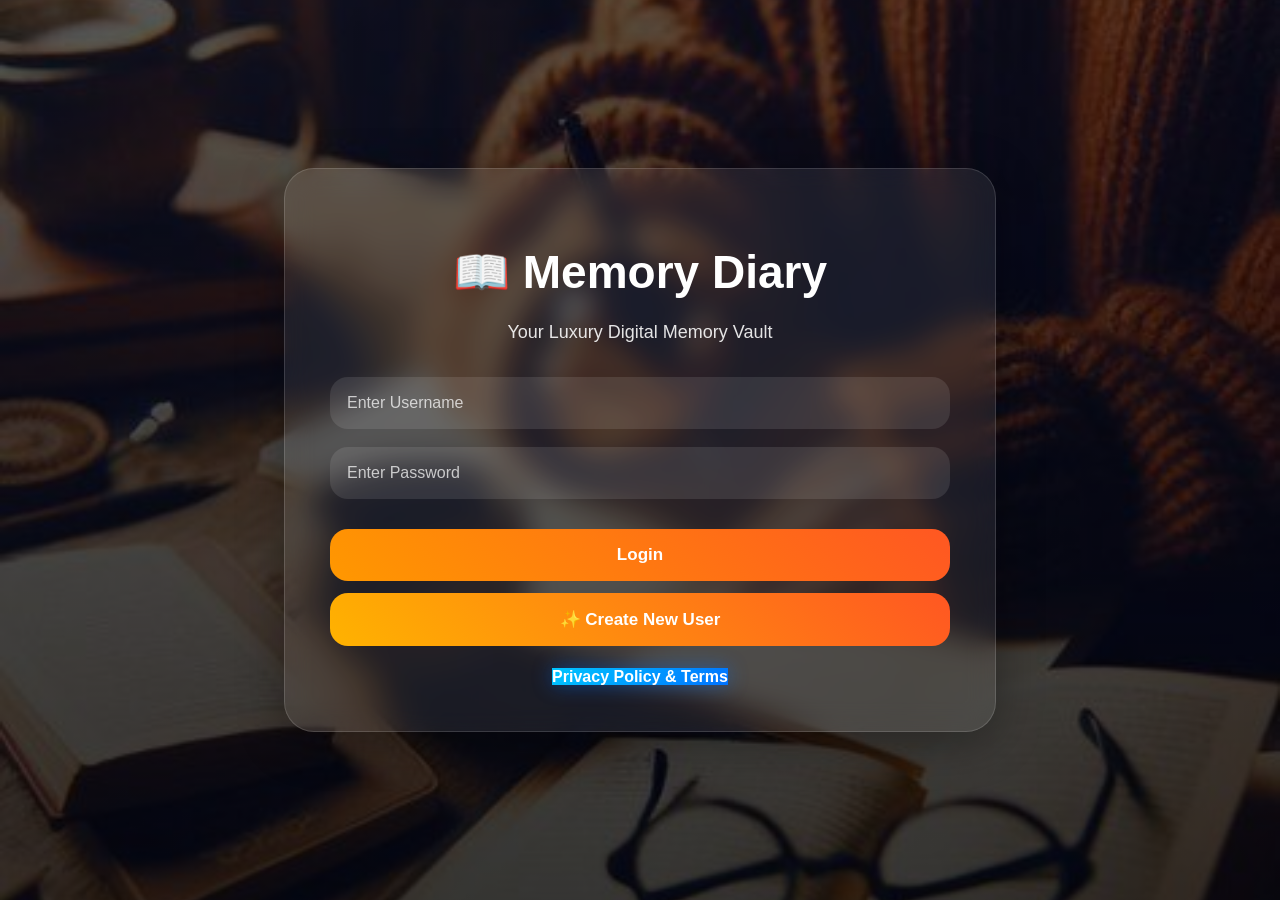
<file: index.html>
<!DOCTYPE html>
<html lang="en">

<head>

    <meta charset="UTF-8">

    <meta name="viewport" content="width=device-width, initial-scale=1.0">

    <title>Memory Diary</title>

    <link rel="stylesheet" href="style.css">

</head>

<body>

    <!-- LOGIN PAGE -->

    <div class="login-page">

        <div class="login-box">

            <h1>
                📖 Memory Diary
            </h1>

            <p class="subtitle">
                Your Luxury Digital Memory Vault
            </p>

            <input
                type="text"
                id="loginUsername"
                placeholder="Enter Username"
            >

            <input
                type="password"
                id="loginPassword"
                placeholder="Enter Password"
            >

            <button onclick="login()">
                Login
            </button>

            <button
                class="create-btn"
                onclick="window.location.href='signup.html'"
            >
                ✨ Create New User
            </button>

            <div class="login-link">

                <a href="privacy.html" class="privacyBtn">
                    Privacy Policy & Terms
                </a>

            </div>

        </div>

    </div>

    <script src="script.js"></script>

</body>

</html>
</file>
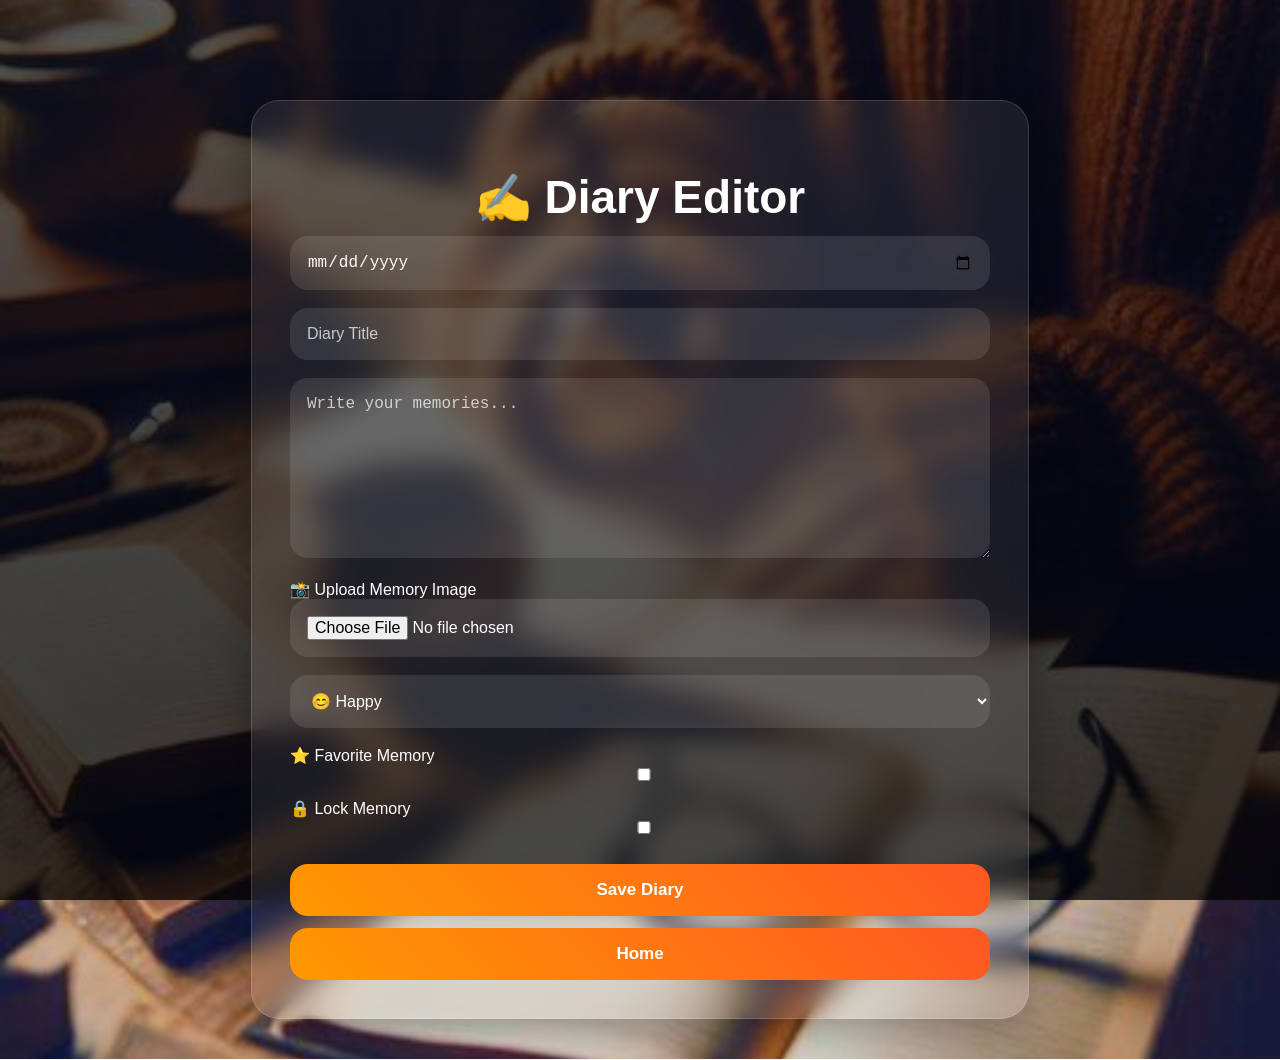
<file: editor.html>
<!DOCTYPE html>
<html>

<head>

    <title>Diary Editor</title>

    <link rel="stylesheet" href="style.css">

    <meta charset="UTF-8">

    <meta name="viewport" content="width=device-width, initial-scale=1.0">

</head>

<body onload="loadTodayDiary()">

<div class="overlay">

<div class="container">

    <h1>
        ✍ Diary Editor
    </h1>





    <input
        type="date"
        id="diaryDate"
    >





    <input
        type="text"
        id="diaryTitle"
        placeholder="Diary Title"
    >





    <textarea
        id="diaryContent"
        placeholder="Write your memories..."
    ></textarea>





    <label class="uploadLabel">

        📸 Upload Memory Image

    </label>





    <input
        type="file"
        id="memoryImage"
        accept="image/*"
    >





    <select id="diaryMood">

        <option>
            😊 Happy
        </option>

        <option>
            😢 Sad
        </option>

        <option>
            😍 Excited
        </option>

        <option>
            😌 Calm
        </option>

        <option>
            😡 Angry
        </option>

    </select>





    <div class="checkRow">

        <label>
            ⭐ Favorite Memory
        </label>

        <input
            type="checkbox"
            id="favoriteCheck"
        >

    </div>





    <div class="checkRow">

        <label>
            🔒 Lock Memory
        </label>

        <input
            type="checkbox"
            id="lockedCheck"
        >

    </div>





    <button onclick="saveDiary()">

        Save Diary

    </button>





    <button onclick="location.href='home.html'">

        Home

    </button>

</div>

</div>

<script src="script.js"></script>

</body>

</html>
</file>
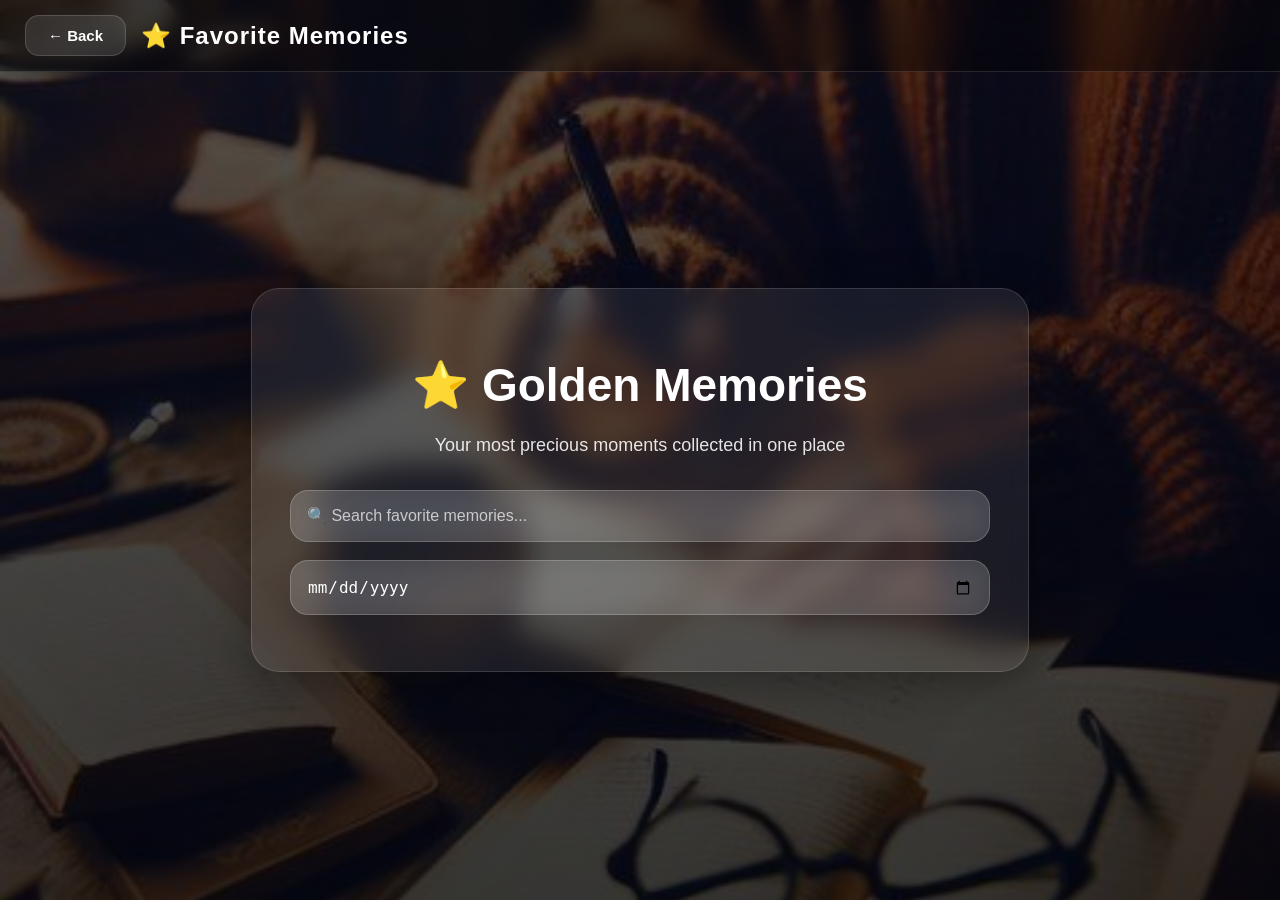
<file: favorites.html>
<!DOCTYPE html>
<html>

<head>

    <title>Favorite Memories</title>

    <link rel="stylesheet" href="style.css">

</head>

<body onload="loadFavorites()">

    <!-- TOP NAVBAR -->

    <div class="navbar">

        <div class="nav-left">

            <button
                class="backBtn"
                onclick="location.href='home.html'">

                ← Back

            </button>

            <div class="logo">
                ⭐ Favorite Memories
            </div>

        </div>

    </div>

    <div class="overlay">

        <div class="container">

            <h1>
                ⭐ Golden Memories
            </h1>

            <p class="subtitle">
                Your most precious moments collected in one place
            </p>

            <!-- SEARCH -->

            <input
                type="text"
                id="favoriteSearch"
                class="searchBox"
                placeholder="🔍 Search favorite memories..."
                onkeyup="searchFavorites()"
            >

            <!-- DATE FILTER -->

            <input
                type="date"
                id="favoriteDateSearch"
                class="searchBox"
                onchange="searchFavoriteDate()"
            >

            <!-- FAVORITES LIST -->

            <div id="favoritesContainer">

            </div>

        </div>

    </div>

    <script src="script.js"></script>

</body>

</html>
</file>
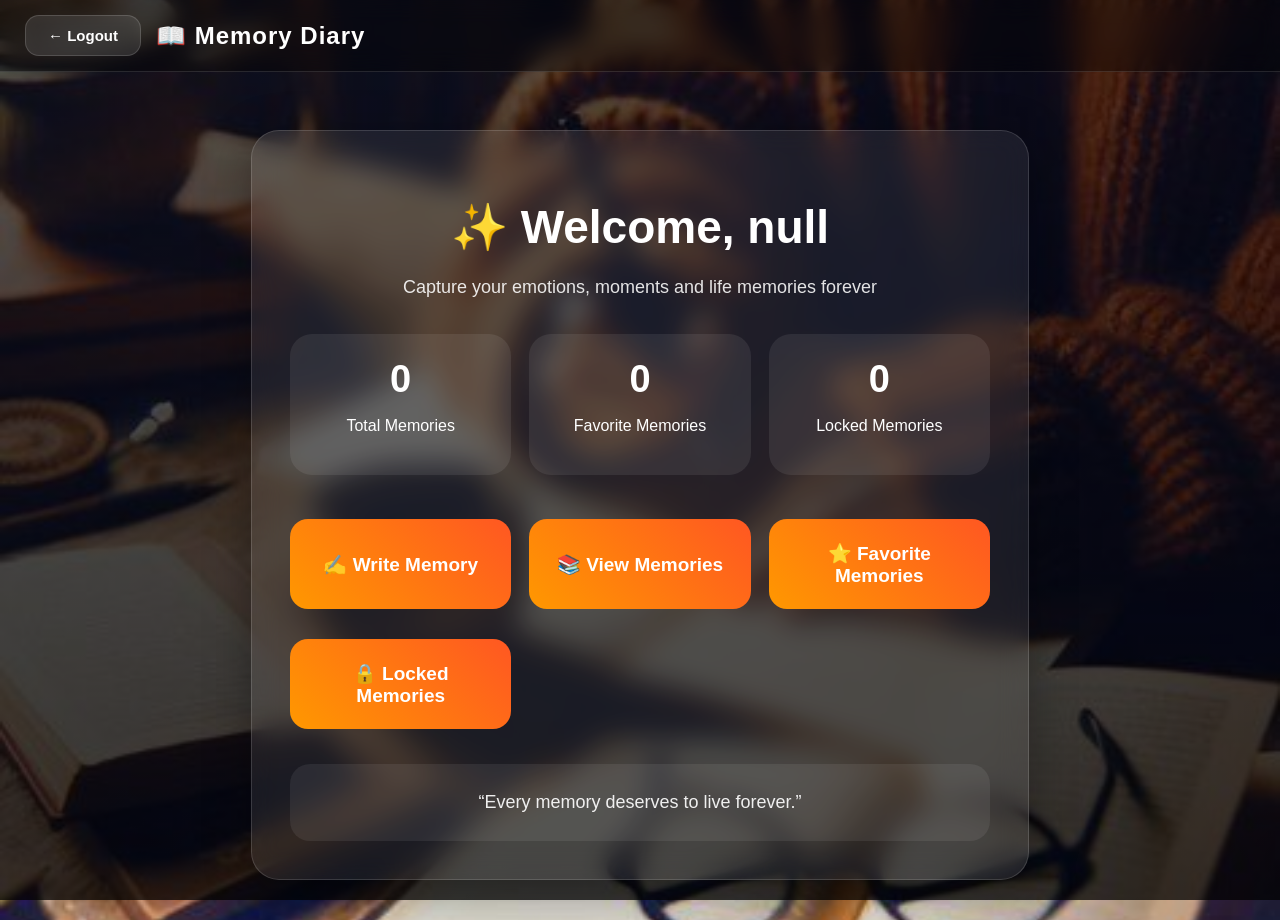
<file: home.html>
<!DOCTYPE html>
<html>

<head>

    <title>Memory Diary Dashboard</title>

    <link rel="stylesheet" href="style.css">

</head>

<body onload="loadHome()">

    <!-- TOP NAVBAR -->

    <div class="navbar">

        <div class="nav-left">

            <button
                class="backBtn"
                onclick="logout()">

                ← Logout

            </button>

            <div class="logo">
                📖 Memory Diary
            </div>

        </div>

    </div>

    <div class="overlay">

        <div class="container home-container">

            <h1 id="welcomeText">
                ✨ Welcome
            </h1>

            <p class="subtitle">
                Capture your emotions, moments and life memories forever
            </p>

            <!-- STATS -->

            <div class="statsGrid">

                <div class="statCard">

                    <h2 id="totalMemories">
                        0
                    </h2>

                    <p>
                        Total Memories
                    </p>

                </div>

                <div class="statCard">

                    <h2 id="favoriteCount">
                        0
                    </h2>

                    <p>
                        Favorite Memories
                    </p>

                </div>

                <div class="statCard">

                    <h2 id="lockedCount">
                        0
                    </h2>

                    <p>
                        Locked Memories
                    </p>

                </div>

            </div>

            <!-- MAIN BUTTONS -->

            <div class="homeButtons">

                <button
                    class="mainButton"
                    onclick="location.href='write.html'">

                    ✍️ Write Memory
                </button>

                <button
                    class="mainButton"
                    onclick="location.href='memories.html'">

                    📚 View Memories
                </button>

                <button
                    class="mainButton"
                    onclick="location.href='favorites.html'">

                    ⭐ Favorite Memories
                </button>

                <button
                    class="mainButton"
                    onclick="location.href='locked.html'">

                    🔒 Locked Memories
                </button>

            </div>

            <!-- QUOTE -->

            <div class="quoteBox">

                “Every memory deserves to live forever.”

            </div>

        </div>

    </div>

    <script src="script.js"></script>

</body>

</html>
</file>
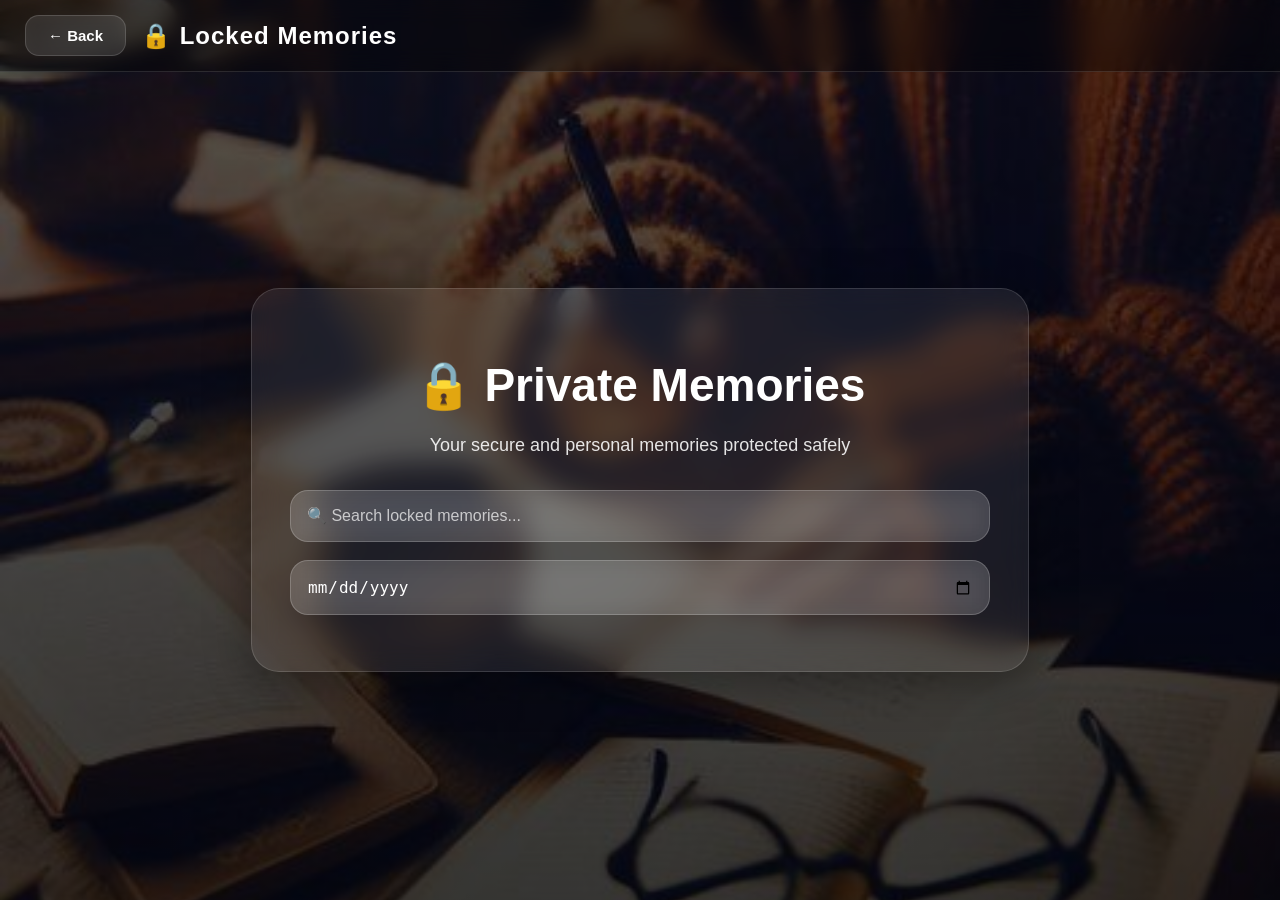
<file: locked.html>
<!DOCTYPE html>
<html>

<head>

    <title>Locked Memories</title>

    <link rel="stylesheet" href="style.css">

</head>

<body onload="loadLockedMemories()">

    <!-- TOP NAVBAR -->

    <div class="navbar">

        <div class="nav-left">

            <button
                class="backBtn"
                onclick="location.href='home.html'">

                ← Back

            </button>

            <div class="logo">
                🔒 Locked Memories
            </div>

        </div>

    </div>

    <div class="overlay">

        <div class="container">

            <h1>
                🔒 Private Memories
            </h1>

            <p class="subtitle">
                Your secure and personal memories protected safely
            </p>

            <!-- SEARCH -->

            <input
                type="text"
                id="lockedSearch"
                class="searchBox"
                placeholder="🔍 Search locked memories..."
                onkeyup="searchLockedMemories()"
            >

            <!-- DATE FILTER -->

            <input
                type="date"
                id="lockedDateSearch"
                class="searchBox"
                onchange="searchLockedDate()"
            >

            <!-- LOCKED MEMORY LIST -->

            <div id="lockedContainer">

            </div>

        </div>

    </div>

    <script src="script.js"></script>

</body>

</html>
</file>
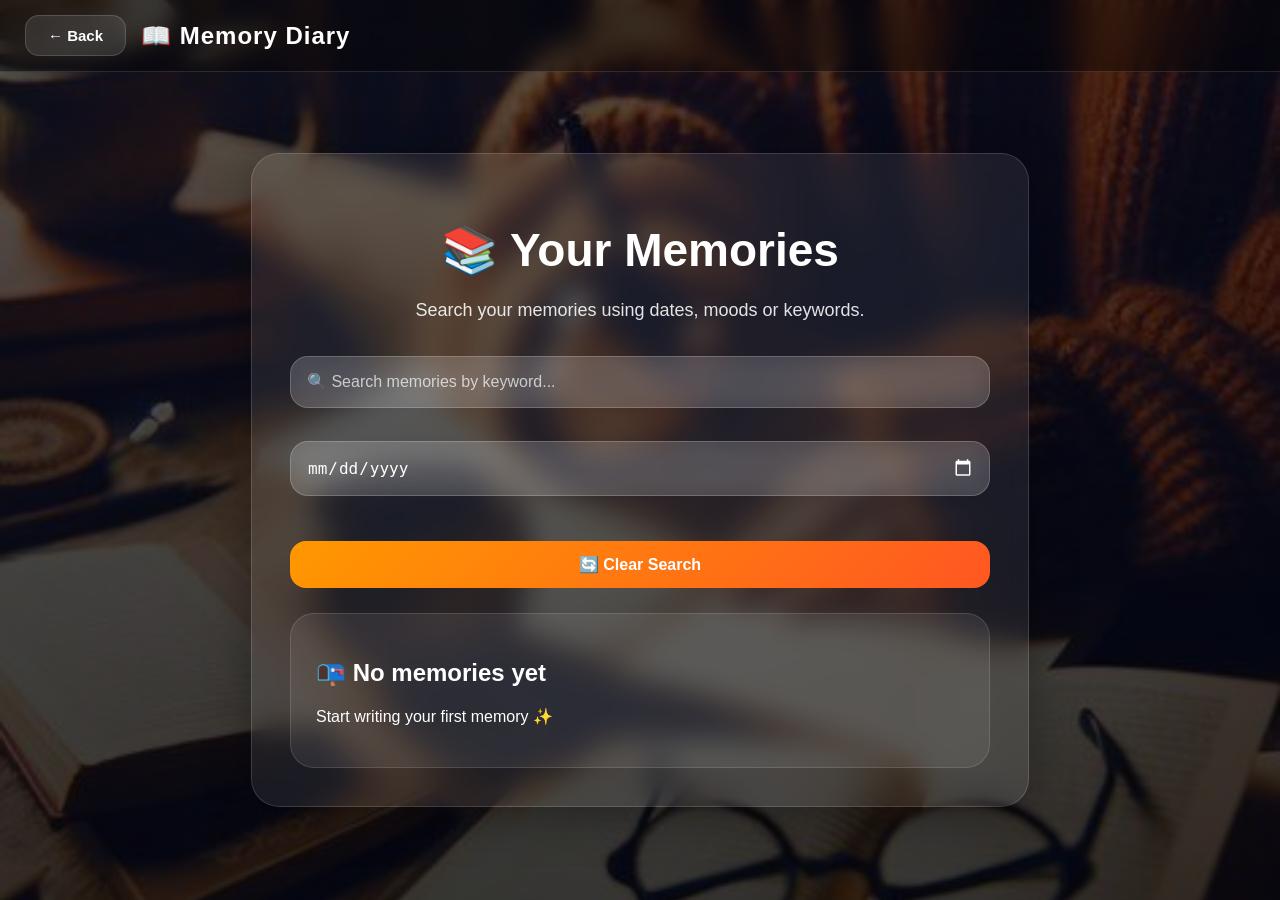
<file: memories.html>
<!DOCTYPE html>
<html lang="en">

<head>

    <meta charset="UTF-8">

    <meta name="viewport"
          content="width=device-width, initial-scale=1.0">

    <title>View Memories</title>

    <link rel="stylesheet" href="style.css">

</head>

<body onload="loadMemories()">

    <!-- NAVBAR -->

    <div class="navbar">

        <div class="nav-left">

            <button
                class="backBtn"
                onclick="window.location.href='home.html'">

                ← Back

            </button>

            <div class="logo">

                📖 Memory Diary

            </div>

        </div>

    </div>


    <!-- MAIN -->

    <div class="overlay">

        <div class="container">

            <h1>
                📚 Your Memories
            </h1>

            <p class="subtitle">

                Search your memories using
                dates, moods or keywords.

            </p>


            <!-- SEARCH SECTION -->

            <div class="searchSection">

                <!-- KEYWORD SEARCH -->

                <input
                    type="text"
                    id="searchInput"
                    class="searchBox"
                    placeholder="🔍 Search memories by keyword..."
                    onkeyup="searchMemories()"
                >


                <!-- DATE SEARCH -->

                <div class="dateSearchWrapper">

                    <input
                        type="date"
                        id="dateSearch"
                        class="searchBox dateInput"
                        onchange="searchByDate()"
                    >

                </div>


                <!-- CLEAR SEARCH -->

                <button
                    class="clearBtn"
                    onclick="clearSearch()"
                >

                    🔄 Clear Search

                </button>

            </div>


            <!-- NO RESULTS -->

            <div id="noResults"></div>


            <!-- MEMORY CONTAINER -->

            <div id="memoryContainer"></div>

        </div>

    </div>

<script src="script.js"></script>

</body>

</html>
</file>
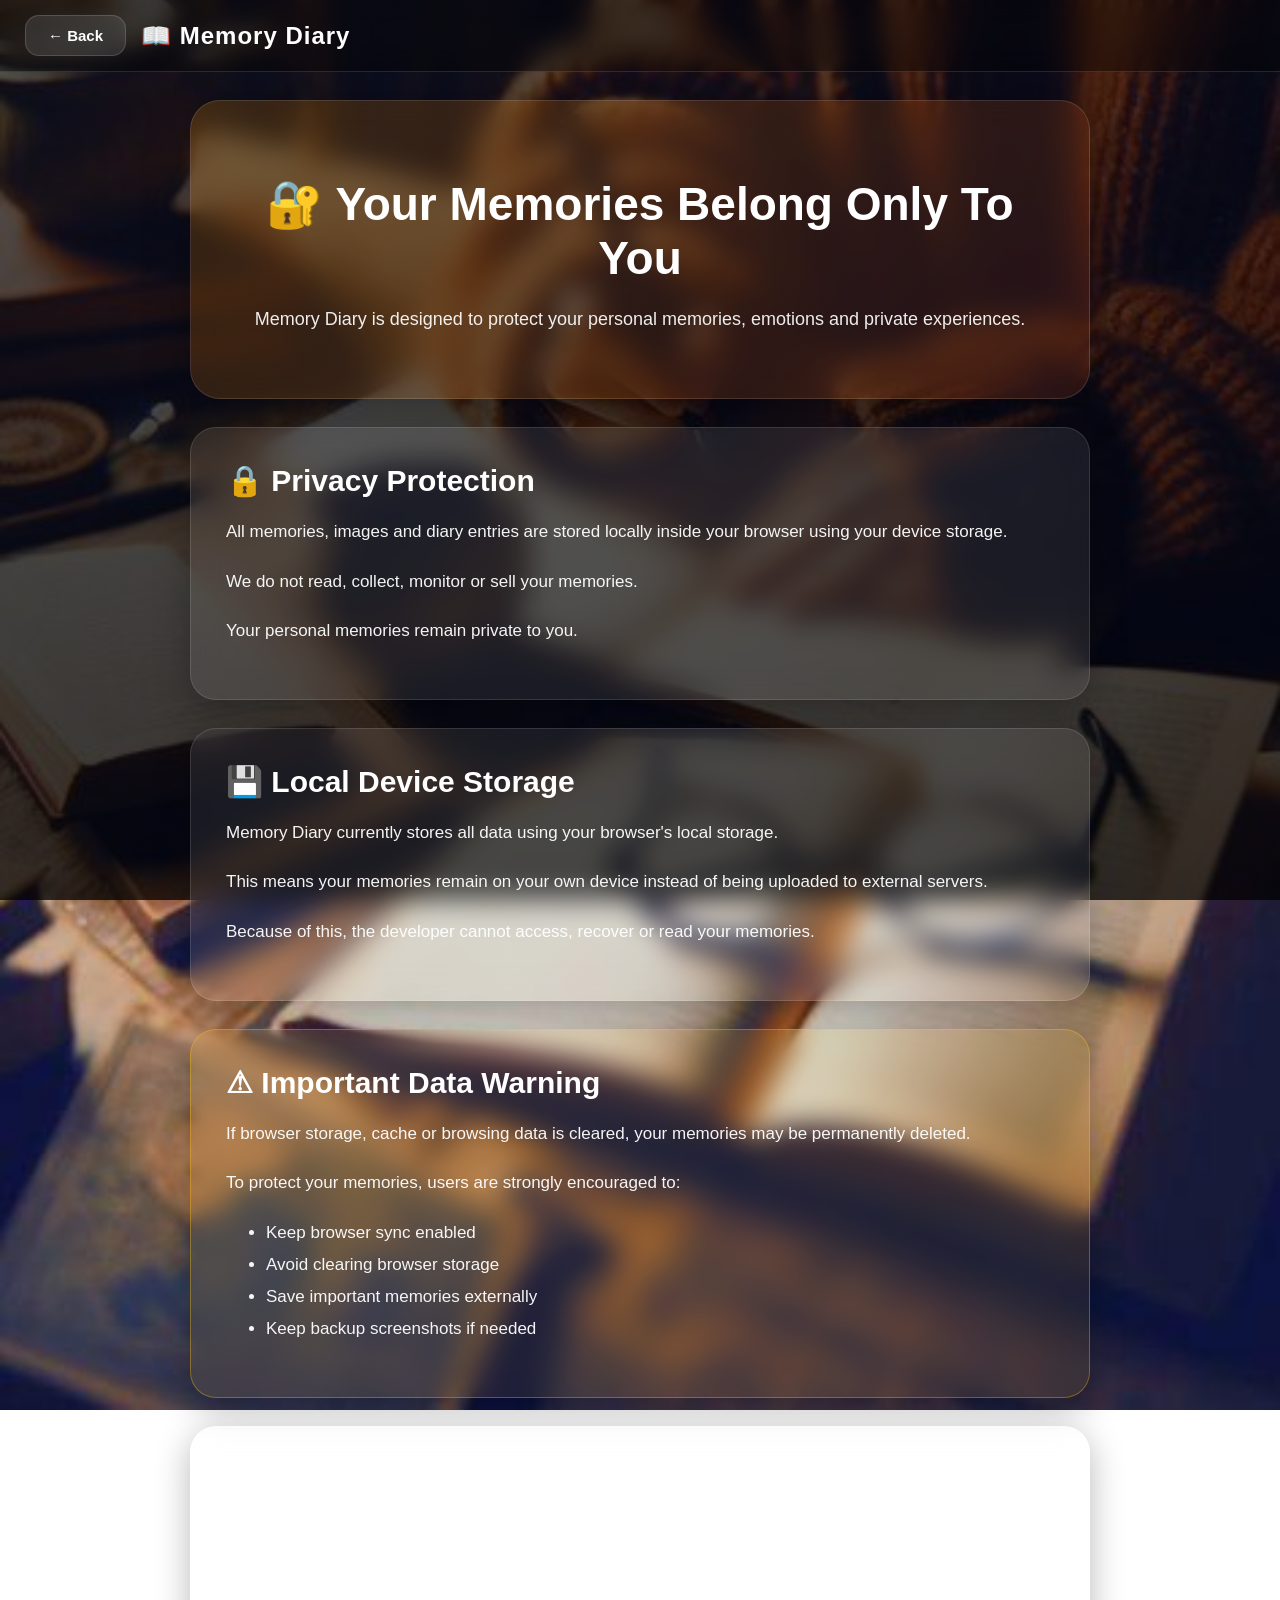
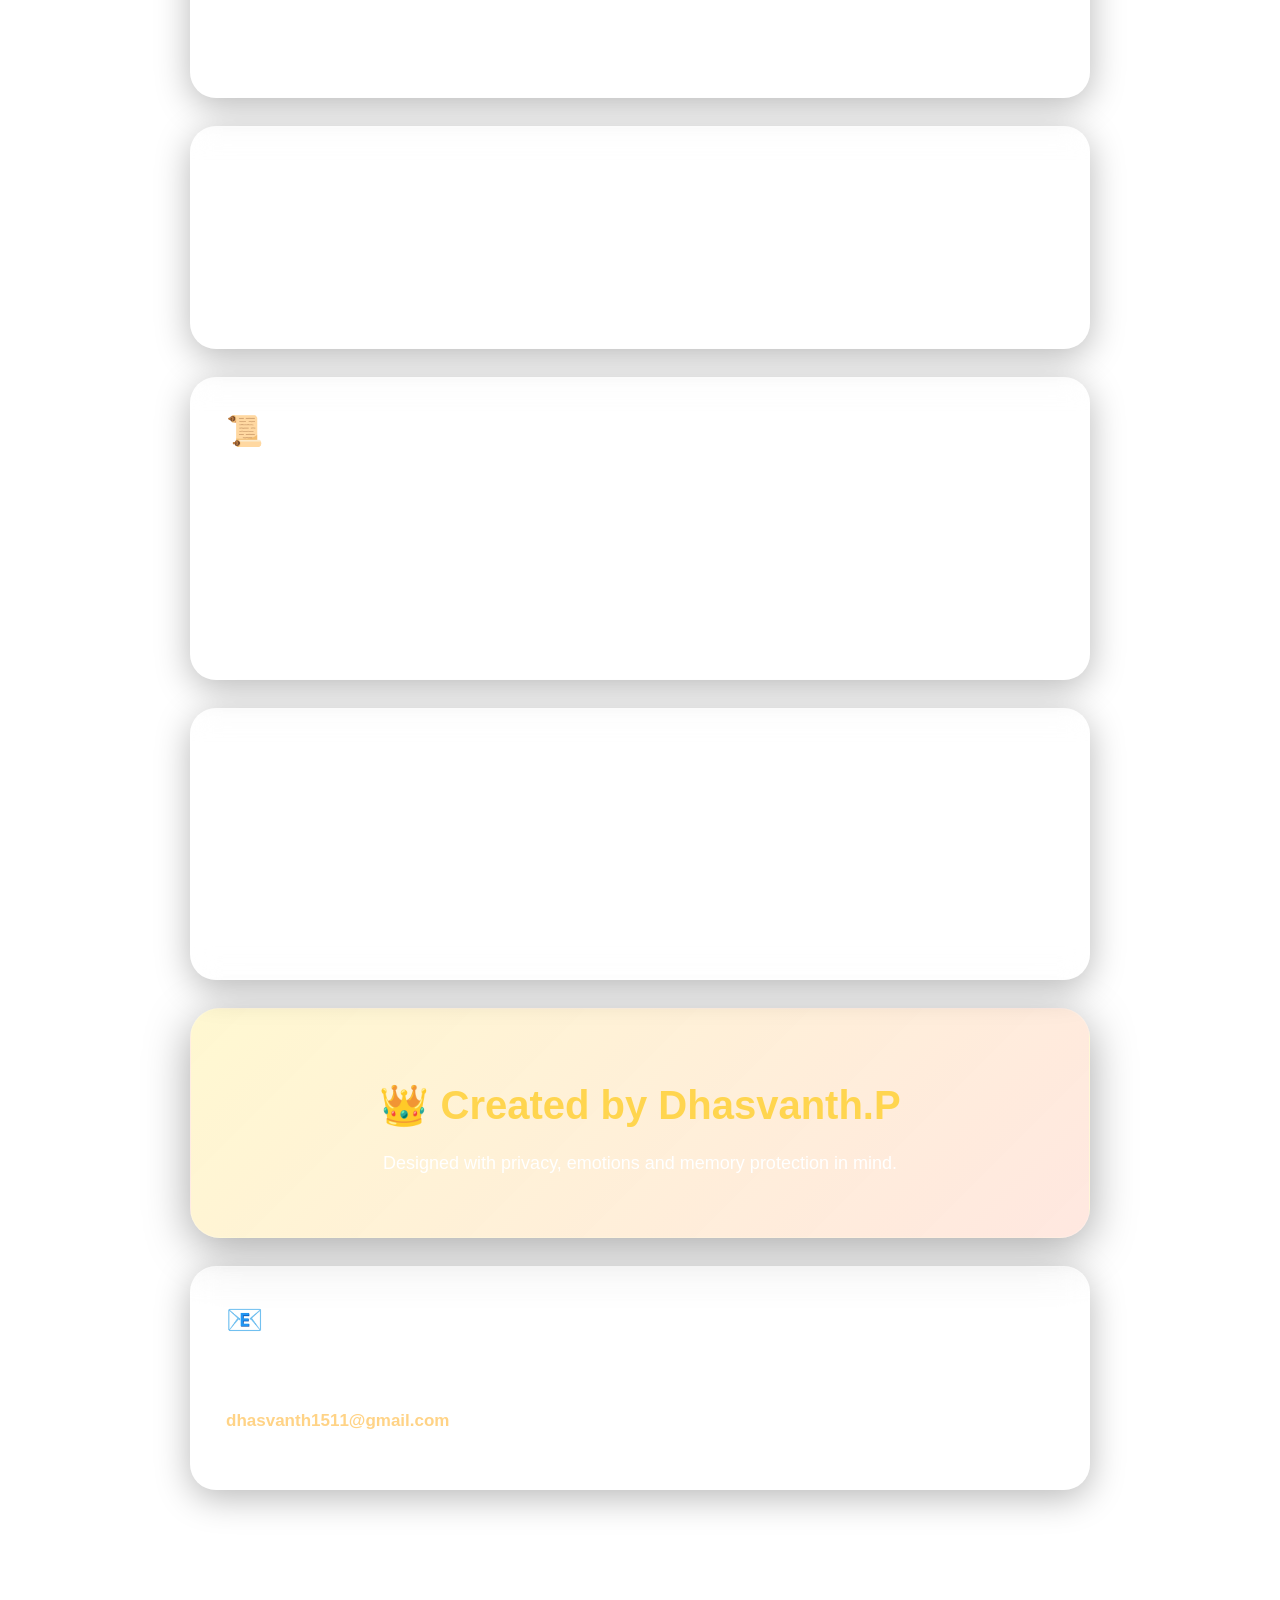
<file: privacy.html>
<!DOCTYPE html>
<html lang="en">

<head>

    <meta charset="UTF-8">

    <meta name="viewport"
          content="width=device-width, initial-scale=1.0">

    <title>Privacy Policy | Memory Diary</title>

    <link rel="stylesheet" href="style.css">

</head>

<body>

    <!-- NAVBAR -->

    <div class="navbar">

        <div class="nav-left">

            <button
                class="backBtn"
                onclick="window.location.href='index.html'">

                ← Back

            </button>

            <div class="logo">
                📖 Memory Diary
            </div>

        </div>

    </div>


    <!-- MAIN -->

    <div class="overlay">

        <div class="privacyContainer">

            <!-- HERO -->

            <div class="privacyHero">

                <h1>
                    🔐 Your Memories Belong Only To You
                </h1>

                <p>

                    Memory Diary is designed to protect
                    your personal memories, emotions
                    and private experiences.

                </p>

            </div>


            <!-- PRIVACY -->

            <div class="privacyCard">

                <h2>
                    🔒 Privacy Protection
                </h2>

                <p>

                    All memories, images and diary entries
                    are stored locally inside your browser
                    using your device storage.

                </p>

                <p>

                    We do not read, collect,
                    monitor or sell your memories.

                </p>

                <p>

                    Your personal memories remain
                    private to you.

                </p>

            </div>


            <!-- LOCAL STORAGE -->

            <div class="privacyCard">

                <h2>
                    💾 Local Device Storage
                </h2>

                <p>

                    Memory Diary currently stores all data
                    using your browser's local storage.

                </p>

                <p>

                    This means your memories remain on
                    your own device instead of being
                    uploaded to external servers.

                </p>

                <p>

                    Because of this,
                    the developer cannot access,
                    recover or read your memories.

                </p>

            </div>


            <!-- IMPORTANT WARNING -->

            <div class="privacyCard warningCard">

                <h2>
                    ⚠ Important Data Warning
                </h2>

                <p>

                    If browser storage, cache or browsing
                    data is cleared, your memories may
                    be permanently deleted.

                </p>

                <p>

                    To protect your memories,
                    users are strongly encouraged to:

                </p>

                <ul>

                    <li>
                        Keep browser sync enabled
                    </li>

                    <li>
                        Avoid clearing browser storage
                    </li>

                    <li>
                        Save important memories externally
                    </li>

                    <li>
                        Keep backup screenshots if needed
                    </li>

                </ul>

            </div>


            <!-- IMAGE POLICY -->

            <div class="privacyCard">

                <h2>
                    🖼 Image Uploads
                </h2>

                <p>

                    Users may upload personal images
                    together with memories.

                </p>

                <p>

                    Uploaded images are stored locally
                    on the user's browser storage.

                </p>

                <p>

                    Memory Diary does not analyze,
                    monitor or access uploaded images.

                </p>

            </div>


            <!-- FUTURE CLOUD -->

            <div class="privacyCard">

                <h2>
                    ☁ Future Cloud Features
                </h2>

                <p>

                    Future versions of Memory Diary
                    may optionally include cloud backup
                    or synchronization features.

                </p>

                <p>

                    If cloud storage is introduced,
                    this privacy policy may be updated
                    accordingly.

                </p>

            </div>


            <!-- TERMS -->

            <div class="privacyCard">

                <h2>
                    📜 Terms & Conditions
                </h2>

                <ul>

                    <li>
                        Users are responsible for
                        their uploaded content
                    </li>

                    <li>
                        Illegal, harmful or abusive
                        usage is prohibited
                    </li>

                    <li>
                        Users must protect their
                        own device security
                    </li>

                    <li>
                        Memory Diary is provided
                        as-is without guaranteed
                        permanent storage
                    </li>

                    <li>
                        Features may change or
                        improve in future versions
                    </li>

                </ul>

            </div>


            <!-- DELETE DATA -->

            <div class="privacyCard">

                <h2>
                    🗑 User Data Control
                </h2>

                <p>

                    Users fully control their own data.

                </p>

                <p>

                    Memories can be deleted directly
                    from the application at any time.

                </p>

                <p>

                    Clearing browser storage may also
                    remove all saved memories.

                </p>

            </div>


            <!-- CREATOR -->

            <div class="creatorCard">

                <h2>
                    👑 Created by Dhasvanth.P
                </h2>

                <p>

                    Designed with privacy,
                    emotions and memory protection
                    in mind.

                </p>

            </div>


            <!-- CONTACT -->

            <div class="privacyCard">

                <h2>
                    📧 Contact Developer
                </h2>

                <p>

                    For support, feedback or privacy
                    related concerns:

                </p>

                <p class="emailText">

                    dhasvanth1511@gmail.com

                </p>

            </div>


            <!-- FINAL -->

            <div class="quoteBox">

                “Your memories are personal.
                Memory Diary is built to help
                preserve them safely.”

            </div>

        </div>

    </div>

</body>

</html>
</file>
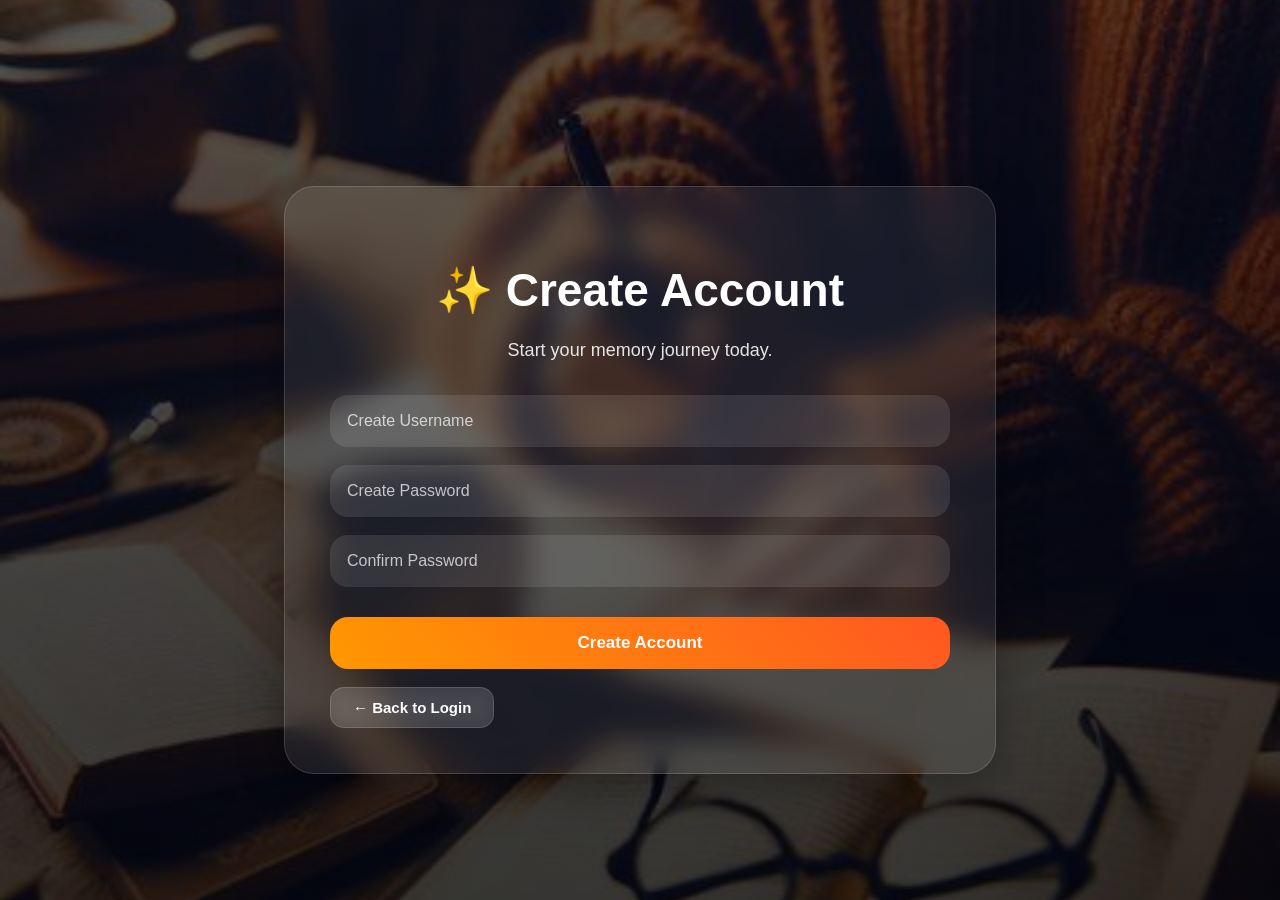
<file: signup.html>
<!DOCTYPE html>
<html>

<head>
    <title>Create User</title>

    <link rel="stylesheet" href="style.css">
</head>

<body>

    <div class="overlay">

        <div class="login-box">

            <h1>
                ✨ Create Account
            </h1>

            <p class="subtitle">

                Start your memory journey today.

            </p>


            <!-- USERNAME -->

            <input
                type="text"
                id="signupUsername"
                placeholder="Create Username"
            >


            <!-- PASSWORD -->

            <input
                type="password"
                id="signupPassword"
                placeholder="Create Password"
            >


            <!-- CONFIRM PASSWORD -->

            <input
                type="password"
                id="confirmPassword"
                placeholder="Confirm Password"
            >


            <!-- BUTTON -->

            <button onclick="signup()">

                Create Account

            </button>


            <br><br>

            <button
                class="backBtn"
                onclick="window.location.href='index.html'"
            >

                ← Back to Login

            </button>

        </div>

    </div>

<script src="script.js"></script>

</body>
</html>
</file>
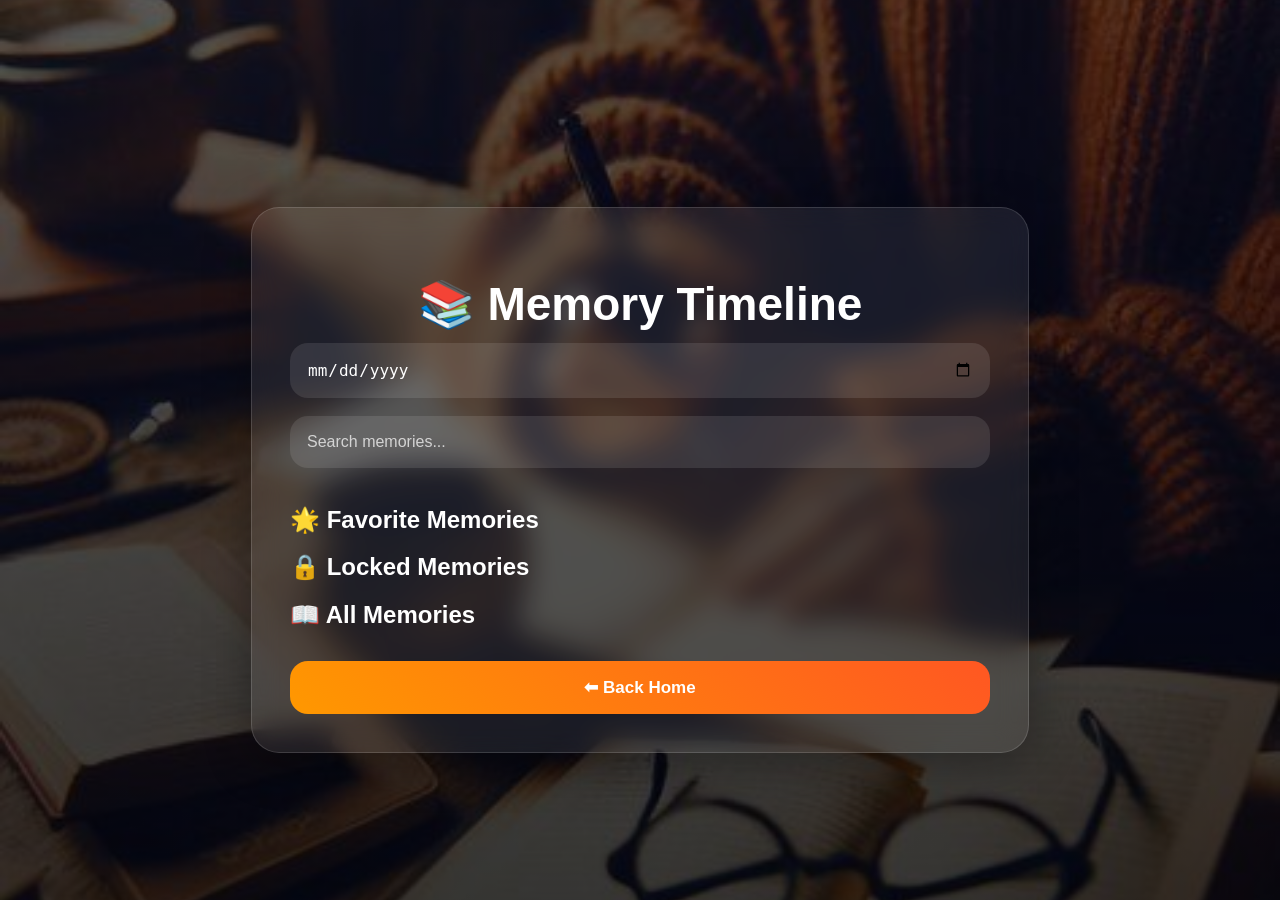
<file: timeline.html>
<!DOCTYPE html>
<html>

<head>

    <title>Memory Timeline</title>

    <link rel="stylesheet" href="style.css">

    <meta charset="UTF-8">

    <meta name="viewport" content="width=device-width, initial-scale=1.0">

</head>

<body onload="loadTimeline()">

<div class="overlay">

<div class="container">

    <h1>
        📚 Memory Timeline
    </h1>





    <input
        type="date"
        id="searchDate"
        onchange="searchByDate()"
    >





    <input
        type="text"
        id="searchInput"
        placeholder="Search memories..."
        onkeyup="searchTimeline()"
    >





    <h2 class="sectionTitle">
        🌟 Favorite Memories
    </h2>

    <div id="favoriteContainer">

    </div>





    <h2 class="sectionTitle">
        🔒 Locked Memories
    </h2>

    <div id="lockedContainer">

    </div>





    <h2 class="sectionTitle">
        📖 All Memories
    </h2>

    <div id="timelineContainer">

    </div>





    <button onclick="location.href='home.html'">

        ⬅ Back Home

    </button>

</div>

</div>

<script src="script.js"></script>

</body>

</html>
</file>
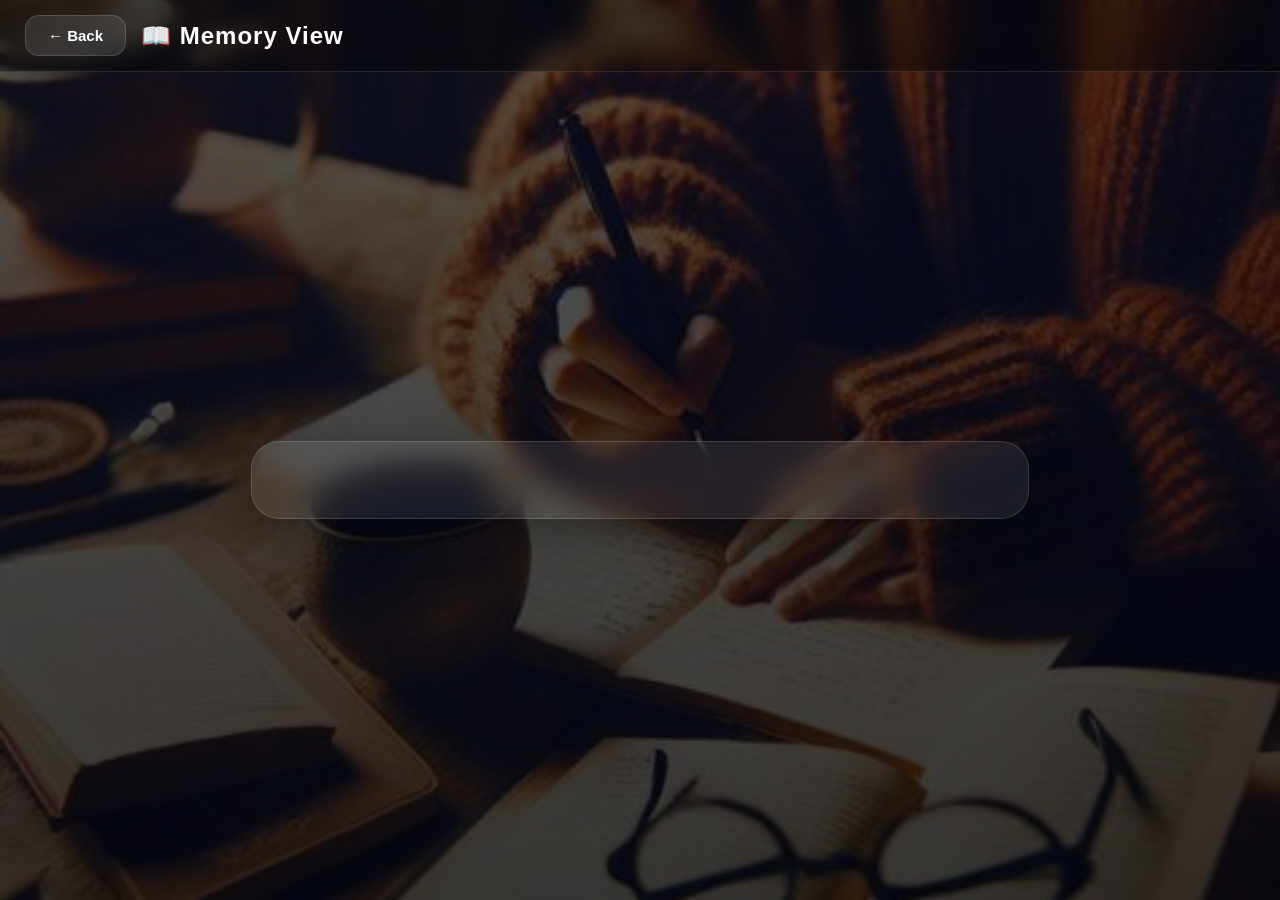
<file: view.html>
<!DOCTYPE html>
<html>

<head>

    <title>View Memory</title>

    <link rel="stylesheet" href="style.css">

</head>

<body onload="loadSingleMemory()">

    <!-- TOP NAVBAR -->

    <div class="navbar">

        <div class="nav-left">

            <button
                class="backBtn"
                onclick="location.href='memories.html'">

                ← Back

            </button>

            <div class="logo">
                📖 Memory View
            </div>

        </div>

    </div>

    <div class="overlay">

        <div class="container">

            <div id="singleMemoryContainer">

            </div>

        </div>

    </div>

    <script src="script.js"></script>

</body>

</html>
</file>
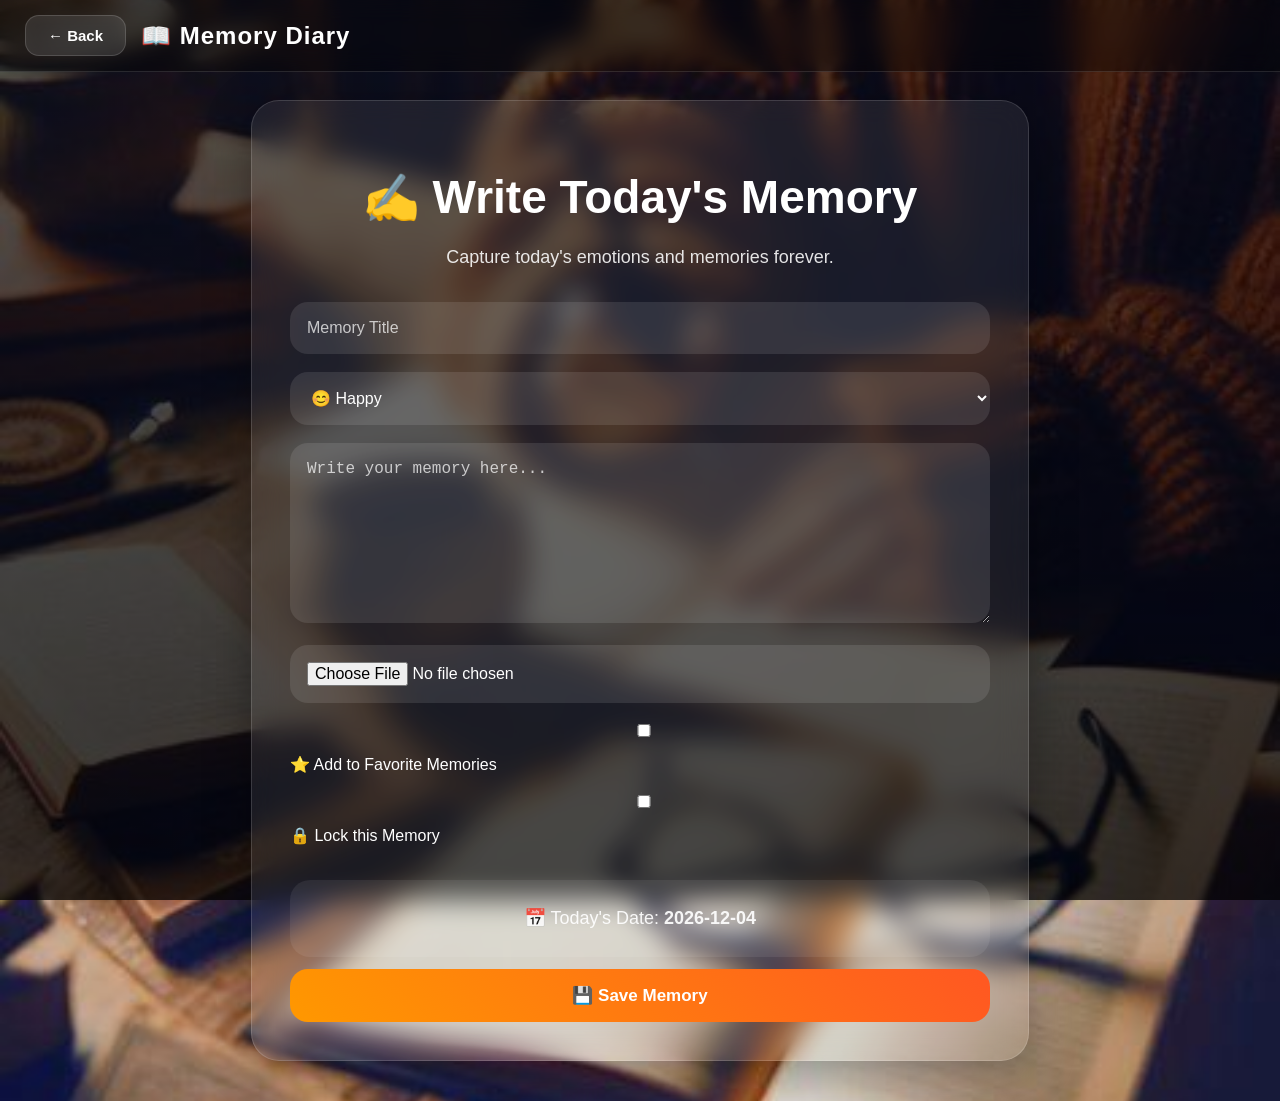
<file: write.html>
<!DOCTYPE html>
<html lang="en">

<head>

    <meta charset="UTF-8">

    <meta name="viewport"
          content="width=device-width, initial-scale=1.0">

    <title>Write Memory</title>

    <link rel="stylesheet" href="style.css">

</head>

<body>

    <!-- NAVBAR -->

    <div class="navbar">

        <div class="nav-left">

            <button
                class="backBtn"
                onclick="window.location.href='home.html'">

                ← Back

            </button>

            <div class="logo">
                📖 Memory Diary
            </div>

        </div>

    </div>


    <!-- MAIN -->

    <div class="overlay">

        <div class="container">

            <h1>
                ✍️ Write Today's Memory
            </h1>

            <p class="subtitle">

                Capture today's emotions and memories forever.

            </p>


            <!-- TITLE -->

            <input
                type="text"
                id="title"
                placeholder="Memory Title"
            >


            <!-- MOOD -->

            <select id="mood">

                <option value="Happy">
                    😊 Happy
                </option>

                <option value="Excited">
                    🤩 Excited
                </option>

                <option value="Sad">
                    😔 Sad
                </option>

                <option value="Angry">
                    😡 Angry
                </option>

                <option value="Motivated">
                    💪 Motivated
                </option>

                <option value="Calm">
                    😌 Calm
                </option>

            </select>


            <!-- CONTENT -->

            <textarea
                id="content"
                placeholder="Write your memory here..."
            ></textarea>


            <!-- IMAGE -->

            <input
                type="file"
                id="image"
                accept="image/*"
            >


            <!-- FAVORITE -->

            <label>

                <input
                    type="checkbox"
                    id="favorite"
                >

                ⭐ Add to Favorite Memories

            </label>

            <br><br>


            <!-- LOCK -->

            <label>

                <input
                    type="checkbox"
                    id="locked"
                >

                🔒 Lock this Memory

            </label>


            <!-- DATE DISPLAY -->

            <div class="quoteBox"
                 id="todayDateBox">

            </div>


            <!-- SAVE -->

            <button onclick="saveMemory()">

                💾 Save Memory

            </button>

        </div>

    </div>


<script>

/* =========================================
   TODAY DATE
========================================= */

let today =
new Date()
.toISOString()
.split("T")[0];


/* =========================================
   SHOW DATE
========================================= */

document.getElementById(
    "todayDateBox"
).innerHTML =

`
📅 Today's Date:
<b>${today}</b>
`;


/* =========================================
   LOAD SAVED DRAFT
========================================= */

let draft =
JSON.parse(
    localStorage.getItem("draftMemory")
);


/* =========================================
   RESTORE SAME DAY DRAFT
========================================= */

if(
    draft &&
    draft.date === today
){

    document.getElementById("title").value =
    draft.title || "";

    document.getElementById("content").value =
    draft.content || "";

    document.getElementById("mood").value =
    draft.mood || "Happy";
}


/* =========================================
   AUTO SAVE OLD DRAFT AS MEMORY
========================================= */

if(
    draft &&
    draft.date !== today &&
    draft.content.trim() !== ""
){

    let memories =
    JSON.parse(
        localStorage.getItem("memories")
    ) || [];

    let alreadySaved =
    memories.find(memory =>

        memory.date === draft.date
    );

    if(!alreadySaved){

        memories.push({

            title:
            draft.title || "Untitled Memory",

            content:
            draft.content,

            mood:
            draft.mood || "Happy",

            date:
            draft.date,

            favorite:false,

            locked:false,

            image:""
        });

        localStorage.setItem(
            "memories",
            JSON.stringify(memories)
        );
    }

    localStorage.removeItem(
        "draftMemory"
    );
}


/* =========================================
   AUTO SAVE DRAFT
========================================= */

setInterval(()=>{

    let liveDraft = {

        title:
        document.getElementById("title").value,

        content:
        document.getElementById("content").value,

        mood:
        document.getElementById("mood").value,

        date:today
    };

    localStorage.setItem(

        "draftMemory",

        JSON.stringify(liveDraft)
    );

},1000);

</script>

<script src="script.js"></script>

</body>

</html>
</file>
<file: style.css>
/* =========================================
   BODY
========================================= */

body{

    margin:0;
    padding:0;

    font-family:Arial, sans-serif;

    background:
    linear-gradient(
        rgba(0,0,0,0.60),
        rgba(0,0,0,0.75)
    ),
    url("memory_diary_background.jpg");

    background-size:cover;
    background-position:center;
    background-repeat:no-repeat;
    background-attachment:fixed;

    min-height:100vh;

    color:white;

    overflow-x:hidden;
}


/* =========================================
   LOGIN PAGE
========================================= */

.login-page{

    width:100%;
    min-height:100vh;

    display:flex;

    justify-content:center;
    align-items:center;

    padding:20px;

    box-sizing:border-box;
}


/* =========================================
   LOGIN BOX
========================================= */

.login-box{

    width:100%;
    max-width:620px;

    padding:45px;

    border-radius:30px;

    background:
    rgba(255,255,255,0.08);

    backdrop-filter:blur(14px);

    border:
    1px solid rgba(255,255,255,0.14);

    box-shadow:
    0 10px 45px rgba(0,0,0,0.35);

    animation:fadeUp 0.7s ease;
}


/* =========================================
   NAVBAR
========================================= */

.navbar{

    position:fixed;

    top:0;
    left:0;

    width:100%;

    display:flex;

    justify-content:space-between;
    align-items:center;

    padding:15px 25px;

    box-sizing:border-box;

    backdrop-filter:blur(12px);

    background:
    rgba(0,0,0,0.35);

    border-bottom:
    1px solid rgba(255,255,255,0.12);

    z-index:999;
}


.nav-left{

    display:flex;
    align-items:center;

    gap:15px;
}


.logo{

    font-size:24px;

    font-weight:bold;

    letter-spacing:1px;
}


/* =========================================
   OVERLAY
========================================= */

.overlay{

    width:100%;

    min-height:100vh;

    display:flex;

    justify-content:center;
    align-items:center;

    padding:100px 20px 40px 20px;

    box-sizing:border-box;
}


/* =========================================
   MAIN CONTAINER
========================================= */

.container{

    width:100%;

    max-width:700px;

    margin:auto;

    padding:38px;

    border-radius:28px;

    background:
    rgba(255,255,255,0.08);

    backdrop-filter:blur(14px);

    border:
    1px solid rgba(255,255,255,0.14);

    box-shadow:
    0 10px 45px rgba(0,0,0,0.35);

    animation:fadeUp 0.7s ease;
}


/* =========================================
   HOME CONTAINER
========================================= */

.home-container{

    margin-top:30px;
}


/* =========================================
   HEADINGS
========================================= */

h1{

    text-align:center;

    font-size:46px;

    margin-bottom:12px;
}


.subtitle{

    text-align:center;

    opacity:0.88;

    line-height:1.7;

    margin-bottom:30px;

    font-size:18px;
}


/* =========================================
   INPUTS
========================================= */

input,
textarea,
select{

    width:100%;

    padding:17px;

    margin-bottom:18px;

    border:none;

    border-radius:18px;

    background:
    rgba(255,255,255,0.10);

    color:white;

    font-size:16px;

    outline:none;

    box-sizing:border-box;

    transition:0.3s;
}


input:focus,
textarea:focus,
select:focus{

    transform:scale(1.02);

    background:
    rgba(255,255,255,0.16);
}


textarea{

    min-height:180px;

    resize:vertical;
}


input::placeholder,
textarea::placeholder{

    color:
    rgba(255,255,255,0.72);
}


/* =========================================
   BUTTONS
========================================= */

button{

    width:100%;

    padding:16px;

    border:none;

    border-radius:18px;

    background:
    linear-gradient(
        45deg,
        #ff9800,
        #ff5722
    );

    color:white;

    font-size:17px;

    font-weight:bold;

    cursor:pointer;

    transition:0.3s;

    margin-top:12px;
}


button:hover{

    transform:
    translateY(-3px);

    box-shadow:
    0 8px 25px rgba(255,152,0,0.45);
}


/* =========================================
   CREATE USER BUTTON
========================================= */

.create-btn{

    background:
    linear-gradient(
        45deg,
        #ffb300,
        #ff5722
    );
}


/* =========================================
   BACK BUTTON
========================================= */

.backBtn{

    width:auto;

    padding:11px 22px;

    margin:0;

    border-radius:14px;

    background:
    rgba(255,255,255,0.12);

    border:
    1px solid rgba(255,255,255,0.15);

    backdrop-filter:blur(8px);

    font-size:15px;
}


.backBtn:hover{

    background:
    rgba(255,255,255,0.20);
}


/* =========================================
   HOME BUTTONS
========================================= */

.homeButtons{

    display:grid;

    grid-template-columns:
    repeat(auto-fit,minmax(220px,1fr));

    gap:18px;

    margin-top:28px;
}


.mainButton{

    min-height:90px;

    font-size:19px;
}


/* =========================================
   STATS GRID
========================================= */

.statsGrid{

    display:grid;

    grid-template-columns:
    repeat(auto-fit,minmax(160px,1fr));

    gap:18px;

    margin:32px 0;
}


.statCard{

    background:
    rgba(255,255,255,0.08);

    padding:24px;

    border-radius:22px;

    text-align:center;

    transition:0.3s;
}


.statCard:hover{

    transform:
    translateY(-5px);

    background:
    rgba(255,255,255,0.13);
}


.statCard h2{

    margin:0;

    font-size:38px;
}


/* =========================================
   MEMORY CARD
========================================= */

.memoryCard{

    background:
    rgba(255,255,255,0.08);

    border-radius:24px;

    padding:25px;

    margin-top:25px;

    border:
    1px solid rgba(255,255,255,0.12);

    animation:fadeUp 0.5s ease;

    transition:0.3s;
}


.memoryCard:hover{

    transform:
    translateY(-4px);

    background:
    rgba(255,255,255,0.12);
}


.memoryImage{

    width:100%;

    max-height:420px;

    object-fit:cover;

    border-radius:20px;

    margin-bottom:20px;
}


/* =========================================
   FAVORITE TAG
========================================= */

.favoriteTag{

    display:inline-block;

    padding:8px 14px;

    border-radius:12px;

    background:
    rgba(255,193,7,0.20);

    margin-top:10px;

    margin-right:10px;

    font-size:14px;
}


/* =========================================
   SEARCH BOX
========================================= */

.searchBox{

    margin-bottom:18px;
}


/* =========================================
   QUOTE BOX
========================================= */

.quoteBox{

    margin-top:35px;

    padding:22px;

    border-radius:20px;

    background:
    rgba(255,255,255,0.08);

    text-align:center;

    line-height:1.8;

    font-size:18px;

    opacity:0.92;
}


/* =========================================
   LINKS
========================================= */

a{

    color:#ffd180;

    text-decoration:none;
}


a:hover{

    text-decoration:underline;
}


.login-link{

    text-align:center;

    margin-top:22px;
}


/* =========================================
   TOAST
========================================= */

.toast{

    position:fixed;

    bottom:30px;
    right:30px;

    background:
    rgba(0,0,0,0.82);

    padding:16px 24px;

    border-radius:14px;

    color:white;

    z-index:9999;

    animation:fadeUp 0.4s ease;
}


/* =========================================
   PRIVACY PAGE
========================================= */

.privacyContainer{

    width:100%;

    max-width:900px;

    display:flex;

    flex-direction:column;

    gap:28px;

    animation:fadeUp 0.7s ease;
}


.privacyHero{

    padding:45px;

    border-radius:30px;

    text-align:center;

    background:
    linear-gradient(
        135deg,
        rgba(255,152,0,0.18),
        rgba(255,87,34,0.12)
    );

    backdrop-filter:blur(14px);

    border:
    1px solid rgba(255,255,255,0.12);

    box-shadow:
    0 10px 45px rgba(0,0,0,0.35);
}


.privacyHero h1{

    font-size:46px;

    margin-bottom:18px;
}


.privacyHero p{

    font-size:18px;

    line-height:1.8;

    opacity:0.92;
}


.privacyCard{

    padding:35px;

    border-radius:26px;

    background:
    rgba(255,255,255,0.08);

    backdrop-filter:blur(14px);

    border:
    1px solid rgba(255,255,255,0.12);

    box-shadow:
    0 8px 35px rgba(0,0,0,0.28);

    transition:0.35s;
}


.privacyCard:hover{

    transform:
    translateY(-6px);

    background:
    rgba(255,255,255,0.12);
}


.privacyCard h2{

    margin-top:0;

    font-size:30px;

    margin-bottom:18px;
}


.privacyCard p,
.privacyCard li{

    line-height:1.9;

    font-size:17px;

    opacity:0.95;
}


.warningCard{

    border:
    1px solid rgba(255,193,7,0.35);

    background:
    rgba(255,193,7,0.08);
}


/* =========================================
   CREATOR CARD
========================================= */

.creatorCard{

    padding:40px;

    border-radius:30px;

    text-align:center;

    background:
    linear-gradient(
        135deg,
        rgba(255,215,0,0.18),
        rgba(255,87,34,0.14)
    );

    border:
    1px solid rgba(255,255,255,0.14);

    box-shadow:
    0 10px 45px rgba(0,0,0,0.35);

    animation:fadeUp 0.7s ease;
}


.creatorCard h2{

    font-size:40px;

    margin-bottom:16px;

    color:#ffd54f;
}


.creatorCard p{

    font-size:18px;

    line-height:1.8;
}


/* =========================================
   EMAIL TEXT
========================================= */

.emailText{

    font-size:22px;

    font-weight:bold;

    color:#ffd180;

    word-break:break-word;
}


/* =========================================
   ANIMATION
========================================= */

@keyframes fadeUp{

    from{

        opacity:0;

        transform:
        translateY(30px);
    }

    to{

        opacity:1;

        transform:
        translateY(0);
    }
}


/* =========================================
   MOBILE RESPONSIVE
========================================= */

@media(max-width:768px){

    .login-box,
    .container,
    .privacyHero,
    .privacyCard,
    .creatorCard{

        padding:25px;
    }

    h1{

        font-size:34px;
    }

    .privacyHero h1{

        font-size:34px;
    }

    .privacyCard h2{

        font-size:24px;
    }

    .creatorCard h2{

        font-size:30px;
    }

    .logo{

        font-size:18px;
    }

    .mainButton{

        min-height:75px;
    }

    .navbar{

        padding:12px 15px;
    }

    .backBtn{

        padding:10px 16px;
    }

    .emailText{

        font-size:18px;
    }
}
/* =========================================
   FINAL MOBILE-FIRST STABILIZATION
========================================= */

@media(max-width:768px){

    body{

        background-attachment:scroll;

        overflow-x:hidden;
    }


    /* MAIN OVERLAY */

    .overlay{

        padding:
        90px 12px 30px 12px;

        align-items:flex-start;
    }


    /* MAIN CONTAINERS */

    .container,
    .login-box,
    .privacyCard,
    .privacyHero,
    .creatorCard{

        width:100%;

        max-width:100%;

        padding:20px;

        border-radius:20px;

        box-sizing:border-box;
    }


    /* HEADINGS */

    h1{

        font-size:28px;

        line-height:1.3;
    }

    h2{

        font-size:22px;
    }


    p,
    li{

        font-size:15px;

        line-height:1.7;
    }


    /* INPUTS */

    input,
    textarea,
    select,
    button{

        width:100%;

        font-size:15px;

        padding:14px;

        box-sizing:border-box;
    }


    textarea{

        min-height:170px;
    }


    /* NAVBAR */

    .navbar{

        flex-direction:column;

        gap:10px;

        padding:10px 12px;
    }


    .nav-left{

        width:100%;

        display:flex;

        justify-content:space-between;

        align-items:center;
    }


    .logo{

        font-size:18px;
    }


    .backBtn{

        padding:10px 16px;

        font-size:14px;
    }


    /* HOME BUTTONS */

    .homeButtons{

        grid-template-columns:1fr;

        gap:15px;
    }


    .mainButton{

        min-height:75px;

        font-size:17px;
    }


    /* STATS */

    .statsGrid{

        grid-template-columns:1fr;

        gap:15px;
    }


    .statCard{

        padding:20px;
    }


    .statCard h2{

        font-size:32px;
    }


    /* MEMORY CARDS */

    .memoryCard{

        padding:18px;

        border-radius:20px;
    }


    .memoryCard h2{

        font-size:22px;
    }


    .memoryImage{

        max-height:250px;

        border-radius:16px;
    }


    /* QUOTES */

    .quoteBox{

        font-size:15px;

        padding:18px;
    }


    /* EMAIL */

    .emailText{

        font-size:18px;
    }


    /* TOAST */

    .toast{

        right:12px;

        left:12px;

        bottom:20px;

        text-align:center;
    }
}


/* =========================================
   SMALL PHONE FIX
========================================= */

@media(max-width:480px){

    h1{

        font-size:24px;
    }

    h2{

        font-size:20px;
    }

    .logo{

        font-size:16px;
    }

    .container,
    .login-box{

        padding:18px;
    }

    textarea{

        min-height:150px;
    }

    .memoryCard{

        padding:16px;
    }
}
/* =========================================
   SEARCH BOXES
========================================= */

.searchBox{

    width:100%;

    padding:16px;

    margin-bottom:18px;

    border:none;

    outline:none;

    border-radius:18px;

    background:
    rgba(255,255,255,0.15);

    backdrop-filter:blur(10px);

    color:white;

    font-size:16px;

    box-sizing:border-box;

    border:
    1px solid
    rgba(255,255,255,0.2);

    transition:0.3s;
}


.searchBox::placeholder{

    color:
    rgba(255,255,255,0.7);
}


.searchBox:focus{

    transform:scale(1.02);

    border:
    1px solid
    rgba(255,255,255,0.5);

    background:
    rgba(255,255,255,0.2);
}


/* =========================================
   DATE PICKER ICON
========================================= */

input[type=\"date\"]

    color:white;
}


/* =========================================
   MEMORY CARD ANIMATION
========================================= */

.memoryCard{

    animation:
    fadeUp 0.5s ease;
}


@keyframes fadeUp{

    from{

        opacity:0;

        transform:
        translateY(20px);
    }

    to{

        opacity:1;

        transform:
        translateY(0);
    }
}
/* =========================================
   DATE PICKER PREMIUM
========================================= */

.dateSearchWrapper{

    position:relative;

    width:100%;
}


.dateInput{

    cursor:pointer;
}


/* CALENDAR ICON */

.dateInput::-webkit-calendar-picker-indicator{

    filter:invert(1);

    cursor:pointer;

    opacity:0.9;

    transform:scale(1.3);
}
/* =========================================
   SEARCH SECTION
========================================= */

.searchSection{

    display:flex;

    flex-direction:column;

    gap:15px;

    margin-bottom:25px;
}


/* DATE PICKER */

.dateSearchWrapper{

    width:100%;

    position:relative;
}


.dateInput{

    cursor:pointer;
}


/* CALENDAR ICON */

.dateInput::-webkit-calendar-picker-indicator{

    filter:invert(1);

    opacity:1;

    cursor:pointer;

    transform:scale(1.2);
}


/* CLEAR BUTTON */

.clearBtn{

    width:100%;

    padding:14px;

    border:none;

    border-radius:16px;

    background:linear-gradient(
        135deg,
        #ff9800,
        #ff5722
    );

    color:white;

    font-size:16px;

    font-weight:bold;

    cursor:pointer;

    transition:0.3s;
}


.clearBtn:hover{

    transform:scale(1.02);
}
.dateSearchWrapper{

    width:100%;

    position:relative;
}

.dateInput{

    cursor:pointer;
}

.dateInput::-webkit-calendar-picker-indicator{

    filter:invert(1);

    opacity:1;

    cursor:pointer;

    transform:scale(1.2);
}
/* =========================================
   MEMORY BUTTONS
========================================= */

.memoryButtons{

    display:flex;

    gap:12px;

    margin-top:20px;
}


.memoryButtons button{

    flex:1;
}
/* =========================================
   PRIVACY POLICY BUTTON
========================================= */

.privacyBtn{

    background:
    linear-gradient(
        135deg,
        #00c6ff,
        #0072ff
    ) !important;

    color:white;

    font-weight:bold;

    box-shadow:
    0 0 20px rgba(0,114,255,0.45);

    animation:
    privacyGlow 2s infinite;
}


.privacyBtn:hover{

    transform:
    scale(1.03);

    box-shadow:
    0 0 30px rgba(0,114,255,0.65);
}


@keyframes privacyGlow{

    0%{

        box-shadow:
        0 0 10px rgba(0,114,255,0.35);
    }

    50%{

        box-shadow:
        0 0 25px rgba(0,114,255,0.75);
    }

    100%{

        box-shadow:
        0 0 10px rgba(0,114,255,0.35);
    }
}
</file>
